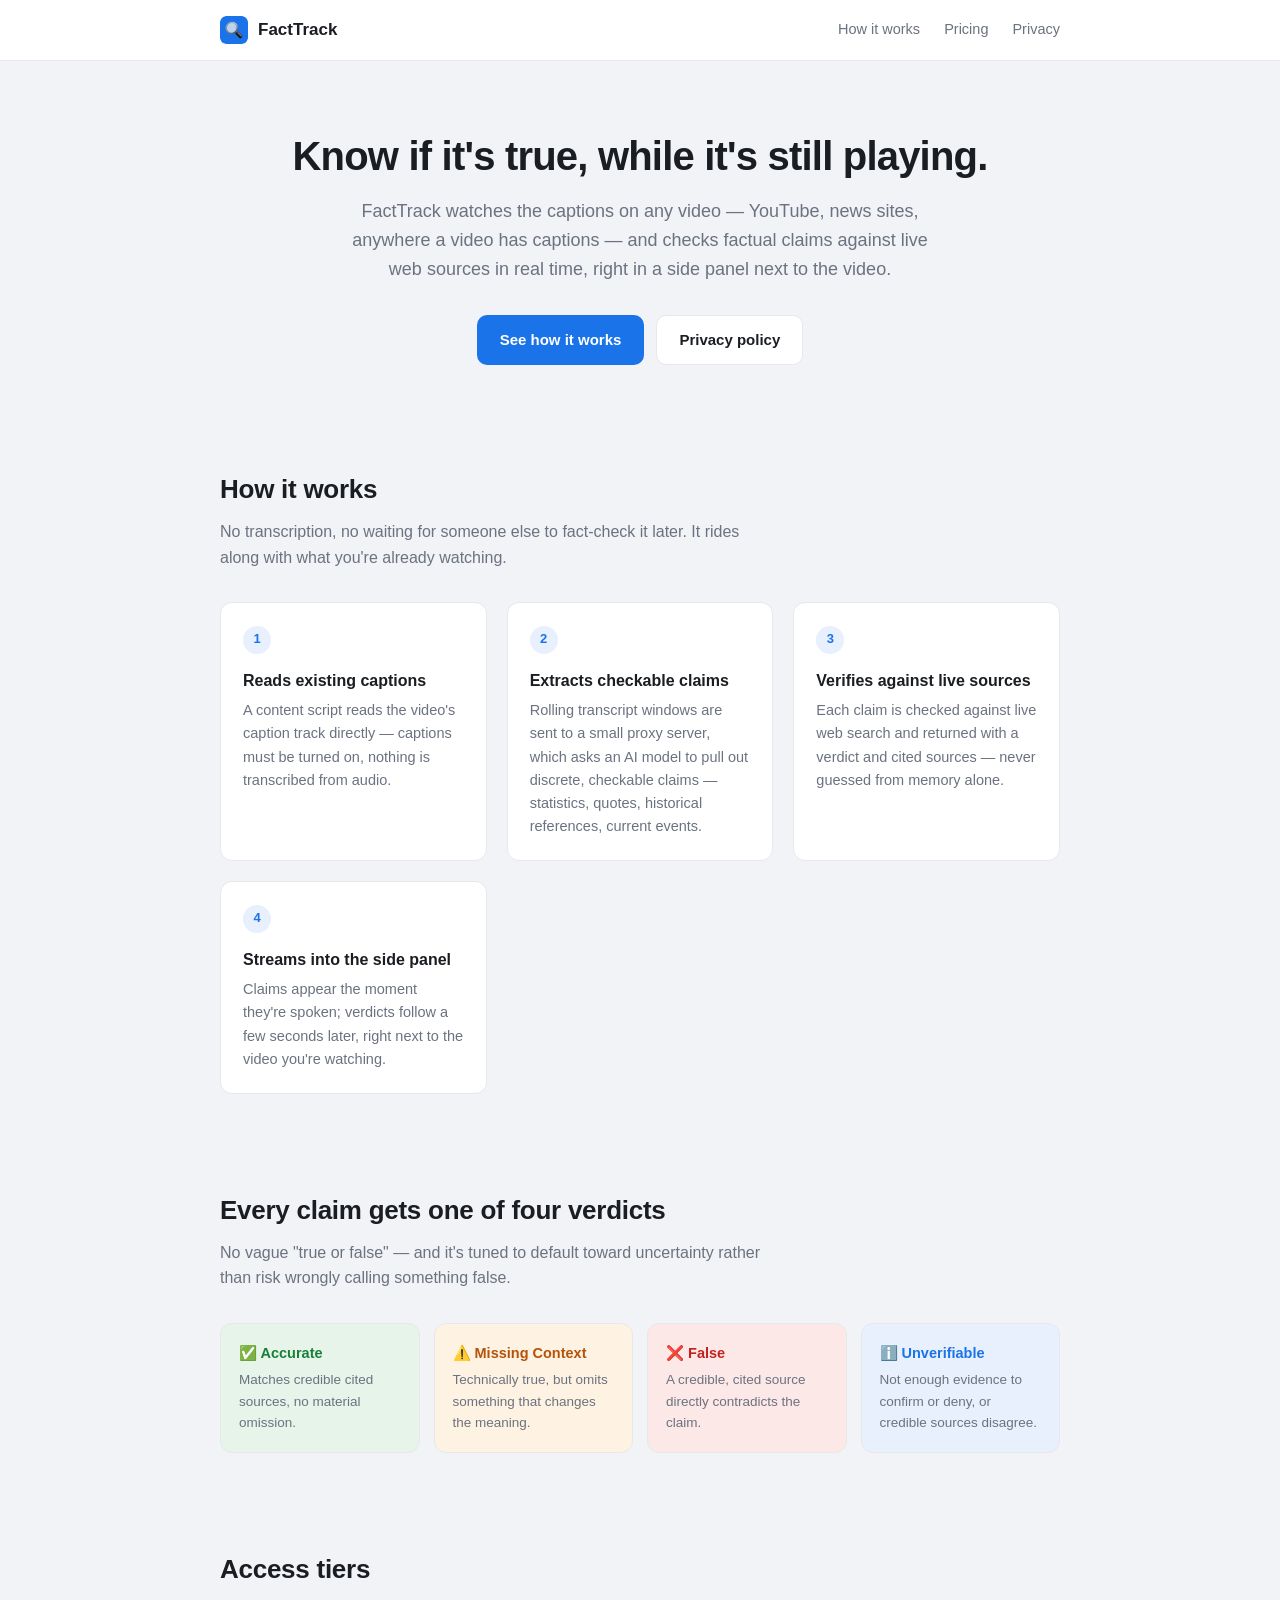
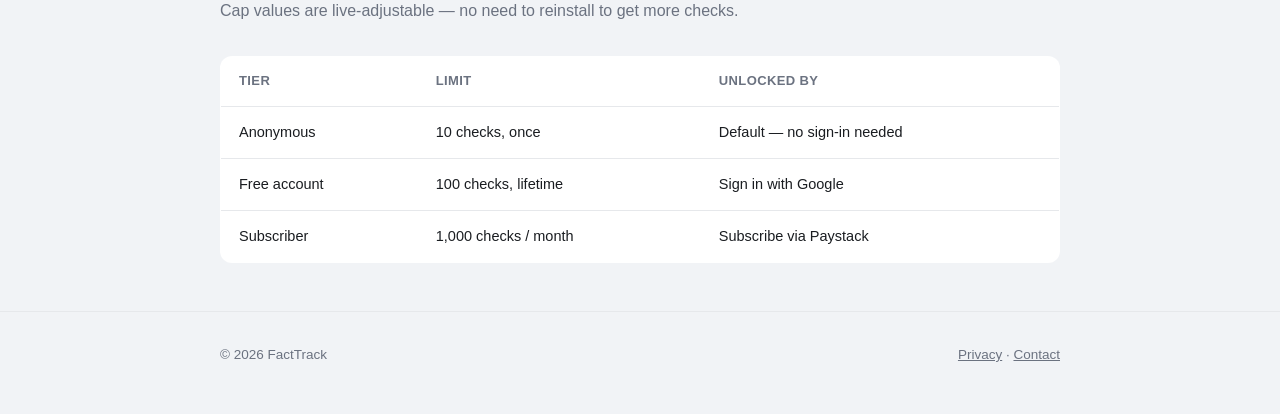
<file: index.html>
<!doctype html>
<html lang="en">
<head>
  <meta charset="utf-8" />
  <meta name="viewport" content="width=device-width, initial-scale=1" />
  <title>FactTrack — Real-time fact-checking for any video</title>
  <meta name="description" content="FactTrack is a Chrome extension that checks factual claims in video captions against live web sources, in real time, with cited verdicts right in the side panel." />
  <link rel="icon" href="icon.png" />
  <link rel="stylesheet" href="style.css" />
</head>
<body>
  <nav class="nav">
    <div class="wrap">
      <a href="/" class="brand"><img src="icon.png" alt="" />FactTrack</a>
      <div class="nav-links">
        <a href="#how-it-works">How it works</a>
        <a href="#pricing">Pricing</a>
        <a href="privacy.html">Privacy</a>
      </div>
    </div>
  </nav>

  <header class="hero">
    <div class="wrap">
      <h1>Know if it's true, while it's still playing.</h1>
      <p class="lede">
        FactTrack watches the captions on any video — YouTube, news sites,
        anywhere a video has captions — and checks factual claims against live
        web sources in real time, right in a side panel next to the video.
      </p>
      <div class="cta-row">
        <a class="btn btn-primary" href="#how-it-works">See how it works</a>
        <a class="btn btn-secondary" href="privacy.html">Privacy policy</a>
      </div>
    </div>
  </header>

  <section id="how-it-works">
    <div class="wrap">
      <h2>How it works</h2>
      <p class="section-lede">No transcription, no waiting for someone else to fact-check it later. It rides along with what you're already watching.</p>
      <div class="steps">
        <div class="step">
          <div class="num">1</div>
          <h3>Reads existing captions</h3>
          <p>A content script reads the video's caption track directly — captions must be turned on, nothing is transcribed from audio.</p>
        </div>
        <div class="step">
          <div class="num">2</div>
          <h3>Extracts checkable claims</h3>
          <p>Rolling transcript windows are sent to a small proxy server, which asks an AI model to pull out discrete, checkable claims — statistics, quotes, historical references, current events.</p>
        </div>
        <div class="step">
          <div class="num">3</div>
          <h3>Verifies against live sources</h3>
          <p>Each claim is checked against live web search and returned with a verdict and cited sources — never guessed from memory alone.</p>
        </div>
        <div class="step">
          <div class="num">4</div>
          <h3>Streams into the side panel</h3>
          <p>Claims appear the moment they're spoken; verdicts follow a few seconds later, right next to the video you're watching.</p>
        </div>
      </div>
    </div>
  </section>

  <section id="verdicts">
    <div class="wrap">
      <h2>Every claim gets one of four verdicts</h2>
      <p class="section-lede">No vague "true or false" — and it's tuned to default toward uncertainty rather than risk wrongly calling something false.</p>
      <div class="verdicts">
        <div class="verdict-card verdict-accurate">
          <div class="label">✅ Accurate</div>
          <p>Matches credible cited sources, no material omission.</p>
        </div>
        <div class="verdict-card verdict-context">
          <div class="label">⚠️ Missing Context</div>
          <p>Technically true, but omits something that changes the meaning.</p>
        </div>
        <div class="verdict-card verdict-false">
          <div class="label">❌ False</div>
          <p>A credible, cited source directly contradicts the claim.</p>
        </div>
        <div class="verdict-card verdict-unverifiable">
          <div class="label">ℹ️ Unverifiable</div>
          <p>Not enough evidence to confirm or deny, or credible sources disagree.</p>
        </div>
      </div>
    </div>
  </section>

  <section id="pricing">
    <div class="wrap">
      <h2>Access tiers</h2>
      <p class="section-lede">Cap values are live-adjustable — no need to reinstall to get more checks.</p>
      <table class="tiers">
        <thead>
          <tr><th>Tier</th><th>Limit</th><th>Unlocked by</th></tr>
        </thead>
        <tbody>
          <tr><td>Anonymous</td><td>10 checks, once</td><td>Default — no sign-in needed</td></tr>
          <tr><td>Free account</td><td>100 checks, lifetime</td><td>Sign in with Google</td></tr>
          <tr><td>Subscriber</td><td>1,000 checks / month</td><td>Subscribe via Paystack</td></tr>
        </tbody>
      </table>
    </div>
  </section>

  <footer>
    <div class="wrap">
      <span id="year-copy">© FactTrack</span>
      <span><a href="privacy.html">Privacy</a> · <a href="mailto:mujtabadamu@gmail.com">Contact</a></span>
    </div>
  </footer>

  <script src="script.js"></script>
</body>
</html>
</file>
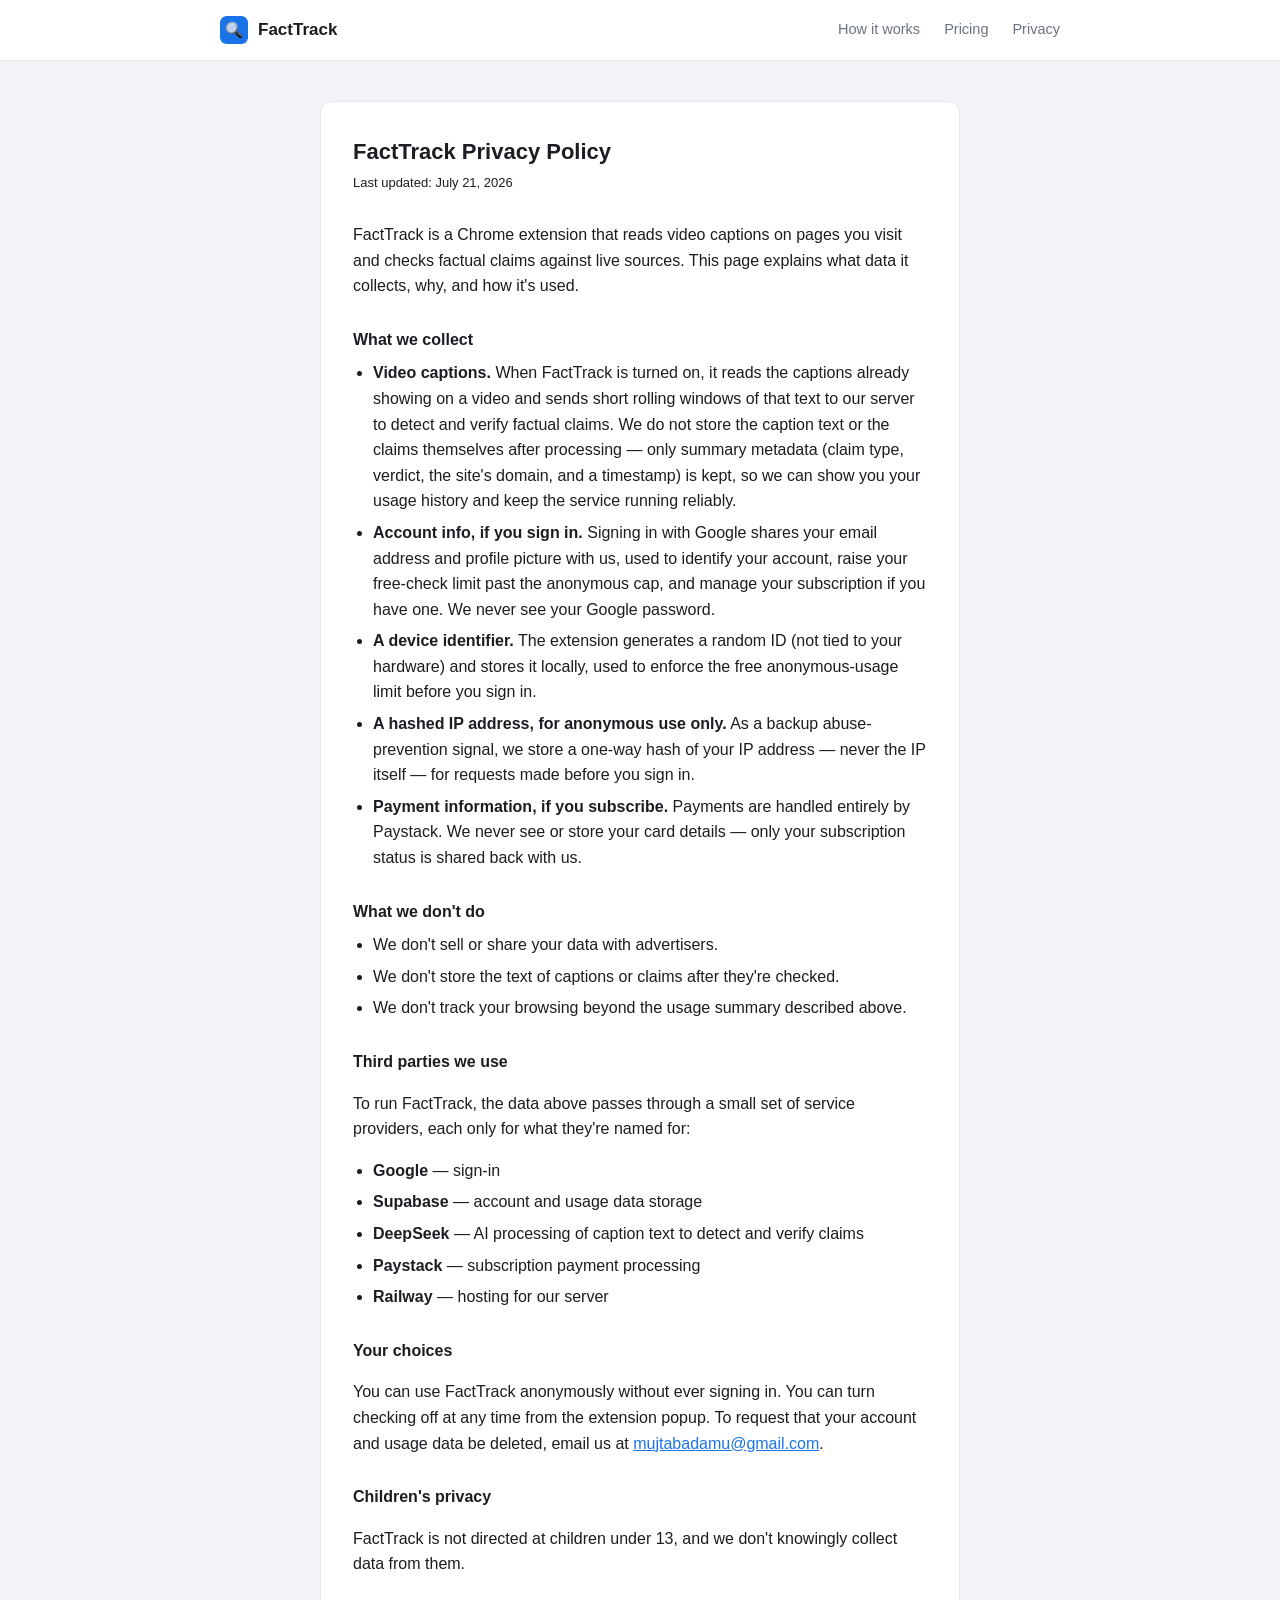
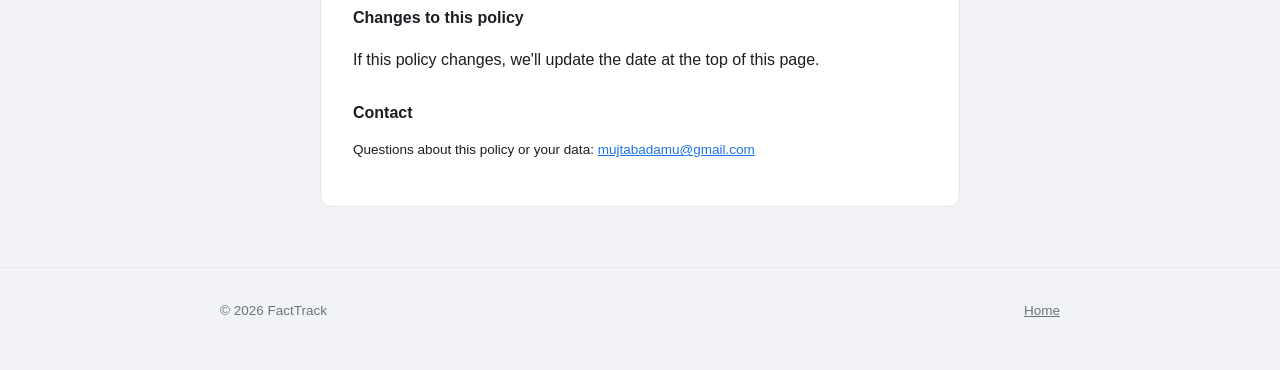
<file: privacy.html>
<!doctype html>
<html lang="en">
<head>
  <meta charset="utf-8" />
  <meta name="viewport" content="width=device-width, initial-scale=1" />
  <title>FactTrack Privacy Policy</title>
  <link rel="icon" href="icon.png" />
  <link rel="stylesheet" href="style.css" />
</head>
<body>
  <nav class="nav">
    <div class="wrap">
      <a href="index.html" class="brand"><img src="icon.png" alt="" />FactTrack</a>
      <div class="nav-links">
        <a href="index.html#how-it-works">How it works</a>
        <a href="index.html#pricing">Pricing</a>
        <a href="privacy.html">Privacy</a>
      </div>
    </div>
  </nav>

  <div class="page">
    <div class="card">
      <h1>FactTrack Privacy Policy</h1>
      <p class="updated">Last updated: July 21, 2026</p>

      <p>
        FactTrack is a Chrome extension that reads video captions on pages you
        visit and checks factual claims against live sources. This page
        explains what data it collects, why, and how it's used.
      </p>

      <h2>What we collect</h2>
      <ul>
        <li>
          <strong>Video captions.</strong> When FactTrack is turned on, it
          reads the captions already showing on a video and sends short
          rolling windows of that text to our server to detect and verify
          factual claims. We do not store the caption text or the claims
          themselves after processing — only summary metadata (claim type,
          verdict, the site's domain, and a timestamp) is kept, so we can show
          you your usage history and keep the service running reliably.
        </li>
        <li>
          <strong>Account info, if you sign in.</strong> Signing in with
          Google shares your email address and profile picture with us, used
          to identify your account, raise your free-check limit past the
          anonymous cap, and manage your subscription if you have one. We
          never see your Google password.
        </li>
        <li>
          <strong>A device identifier.</strong> The extension generates a
          random ID (not tied to your hardware) and stores it locally, used
          to enforce the free anonymous-usage limit before you sign in.
        </li>
        <li>
          <strong>A hashed IP address, for anonymous use only.</strong> As a
          backup abuse-prevention signal, we store a one-way hash of your IP
          address — never the IP itself — for requests made before you sign
          in.
        </li>
        <li>
          <strong>Payment information, if you subscribe.</strong> Payments
          are handled entirely by Paystack. We never see or store your card
          details — only your subscription status is shared back with us.
        </li>
      </ul>

      <h2>What we don't do</h2>
      <ul>
        <li>We don't sell or share your data with advertisers.</li>
        <li>We don't store the text of captions or claims after they're checked.</li>
        <li>We don't track your browsing beyond the usage summary described above.</li>
      </ul>

      <h2>Third parties we use</h2>
      <p>To run FactTrack, the data above passes through a small set of service providers, each only for what they're named for:</p>
      <ul>
        <li><strong>Google</strong> — sign-in</li>
        <li><strong>Supabase</strong> — account and usage data storage</li>
        <li><strong>DeepSeek</strong> — AI processing of caption text to detect and verify claims</li>
        <li><strong>Paystack</strong> — subscription payment processing</li>
        <li><strong>Railway</strong> — hosting for our server</li>
      </ul>

      <h2>Your choices</h2>
      <p>
        You can use FactTrack anonymously without ever signing in. You can
        turn checking off at any time from the extension popup. To request
        that your account and usage data be deleted, email us at
        <a href="mailto:mujtabadamu@gmail.com">mujtabadamu@gmail.com</a>.
      </p>

      <h2>Children's privacy</h2>
      <p>FactTrack is not directed at children under 13, and we don't knowingly collect data from them.</p>

      <h2>Changes to this policy</h2>
      <p>If this policy changes, we'll update the date at the top of this page.</p>

      <h2>Contact</h2>
      <p class="hint">
        Questions about this policy or your data:
        <a href="mailto:mujtabadamu@gmail.com">mujtabadamu@gmail.com</a>
      </p>
    </div>
  </div>

  <footer>
    <div class="wrap">
      <span id="year-copy">© FactTrack</span>
      <span><a href="index.html">Home</a></span>
    </div>
  </footer>

  <script src="script.js"></script>
</body>
</html>
</file>
<file: style.css>
:root {
  --bg: #f1f3f6;
  --surface: #ffffff;
  --border: #e6e8eb;
  --text: #1a1d21;
  --text-secondary: #6b7280;
  --accent: #1a73e8;
  --accent-soft: #e8f0fe;
  --warning: #b45309;
  --warning-soft: #fef3e2;
  --danger: #c5221f;
  --danger-soft: #fce8e6;
  --ok: #188038;
  --ok-soft: #e6f4ea;
}

@media (prefers-color-scheme: dark) {
  :root {
    --bg: #17181a;
    --surface: #202124;
    --border: #34363a;
    --text: #f1f2f3;
    --text-secondary: #9aa0a6;
    --accent: #8ab4f8;
    --accent-soft: #2a3a52;
    --warning: #f2b64c;
    --warning-soft: #3a2f18;
    --danger: #f28b82;
    --danger-soft: #3a2220;
    --ok: #81c995;
    --ok-soft: #1e3324;
  }
}

* { box-sizing: border-box; }

body {
  margin: 0;
  background: var(--bg);
  color: var(--text);
  font: 16px/1.6 -apple-system, BlinkMacSystemFont, "Segoe UI", Roboto, sans-serif;
}

a { color: var(--accent); }

.wrap {
  max-width: 880px;
  margin: 0 auto;
  padding: 0 20px;
}

/* Nav */
.nav {
  border-bottom: 1px solid var(--border);
  background: var(--surface);
}
.nav .wrap {
  display: flex;
  align-items: center;
  justify-content: space-between;
  padding: 16px 20px;
}
.brand {
  display: flex;
  align-items: center;
  gap: 10px;
  font-weight: 700;
  font-size: 17px;
  color: var(--text);
  text-decoration: none;
}
.brand img { width: 28px; height: 28px; border-radius: 6px; }
.nav-links {
  display: flex;
  gap: 24px;
  font-size: 14.5px;
}
.nav-links a { color: var(--text-secondary); text-decoration: none; }
.nav-links a:hover { color: var(--text); }

/* Hero */
.hero {
  padding: 72px 0 56px;
  text-align: center;
}
.hero h1 {
  font-size: 40px;
  line-height: 1.15;
  margin: 0 0 18px;
  letter-spacing: -0.02em;
}
.hero p.lede {
  font-size: 18px;
  color: var(--text-secondary);
  max-width: 600px;
  margin: 0 auto 32px;
}
.cta-row {
  display: flex;
  gap: 12px;
  justify-content: center;
  flex-wrap: wrap;
}
.btn {
  display: inline-block;
  padding: 12px 22px;
  border-radius: 10px;
  font-size: 15px;
  font-weight: 600;
  text-decoration: none;
  border: 1px solid transparent;
  cursor: pointer;
}
.btn-primary { background: var(--accent); color: #fff; }
.btn-secondary {
  background: var(--surface);
  color: var(--text);
  border-color: var(--border);
}

/* Sections */
section { padding: 48px 0; }
section h2 {
  font-size: 26px;
  margin: 0 0 8px;
  letter-spacing: -0.01em;
}
section .section-lede {
  color: var(--text-secondary);
  margin: 0 0 32px;
  max-width: 560px;
}

/* Steps */
.steps {
  display: grid;
  grid-template-columns: repeat(auto-fit, minmax(200px, 1fr));
  gap: 20px;
}
.step {
  background: var(--surface);
  border: 1px solid var(--border);
  border-radius: 12px;
  padding: 22px;
}
.step .num {
  display: inline-flex;
  align-items: center;
  justify-content: center;
  width: 28px;
  height: 28px;
  border-radius: 50%;
  background: var(--accent-soft);
  color: var(--accent);
  font-weight: 700;
  font-size: 13px;
  margin-bottom: 14px;
}
.step h3 { font-size: 16px; margin: 0 0 6px; }
.step p { font-size: 14.5px; color: var(--text-secondary); margin: 0; }

/* Verdicts */
.verdicts {
  display: grid;
  grid-template-columns: repeat(auto-fit, minmax(180px, 1fr));
  gap: 14px;
}
.verdict-card {
  border-radius: 12px;
  padding: 18px;
  border: 1px solid var(--border);
}
.verdict-card .label { font-weight: 700; font-size: 14.5px; margin-bottom: 4px; }
.verdict-card p { font-size: 13.5px; color: var(--text-secondary); margin: 0; }
.verdict-accurate { background: var(--ok-soft); }
.verdict-accurate .label { color: var(--ok); }
.verdict-context { background: var(--warning-soft); }
.verdict-context .label { color: var(--warning); }
.verdict-false { background: var(--danger-soft); }
.verdict-false .label { color: var(--danger); }
.verdict-unverifiable { background: var(--accent-soft); }
.verdict-unverifiable .label { color: var(--accent); }

/* Pricing table */
table.tiers {
  width: 100%;
  border-collapse: collapse;
  background: var(--surface);
  border: 1px solid var(--border);
  border-radius: 12px;
  overflow: hidden;
}
table.tiers th, table.tiers td {
  text-align: left;
  padding: 14px 18px;
  border-bottom: 1px solid var(--border);
  font-size: 14.5px;
}
table.tiers th {
  color: var(--text-secondary);
  font-weight: 600;
  font-size: 13px;
  text-transform: uppercase;
  letter-spacing: 0.03em;
}
table.tiers tr:last-child td { border-bottom: none; }

/* Footer */
footer {
  border-top: 1px solid var(--border);
  padding: 32px 0 48px;
  color: var(--text-secondary);
  font-size: 13.5px;
}
footer .wrap {
  display: flex;
  justify-content: space-between;
  align-items: center;
  flex-wrap: wrap;
  gap: 12px;
}
footer a { color: var(--text-secondary); }
footer a:hover { color: var(--accent); }

/* Privacy page */
.page { max-width: 680px; margin: 0 auto; padding: 40px 20px 60px; }
.card {
  background: var(--surface);
  border: 1px solid var(--border);
  border-radius: 12px;
  padding: 32px;
}
.card h1 { font-size: 22px; margin: 0 0 4px; }
.updated { color: var(--text-secondary); font-size: 13px; margin: 0 0 28px; }
.card h2 { font-size: 16px; margin: 28px 0 8px; }
.card p, .card li { color: var(--text); }
.card ul { padding-left: 20px; margin: 8px 0; }
.card li { margin-bottom: 6px; }
.hint { color: var(--text-secondary); font-size: 13.5px; }

@media (max-width: 560px) {
  .hero h1 { font-size: 30px; }
  .nav-links { gap: 16px; }
}
</file>
